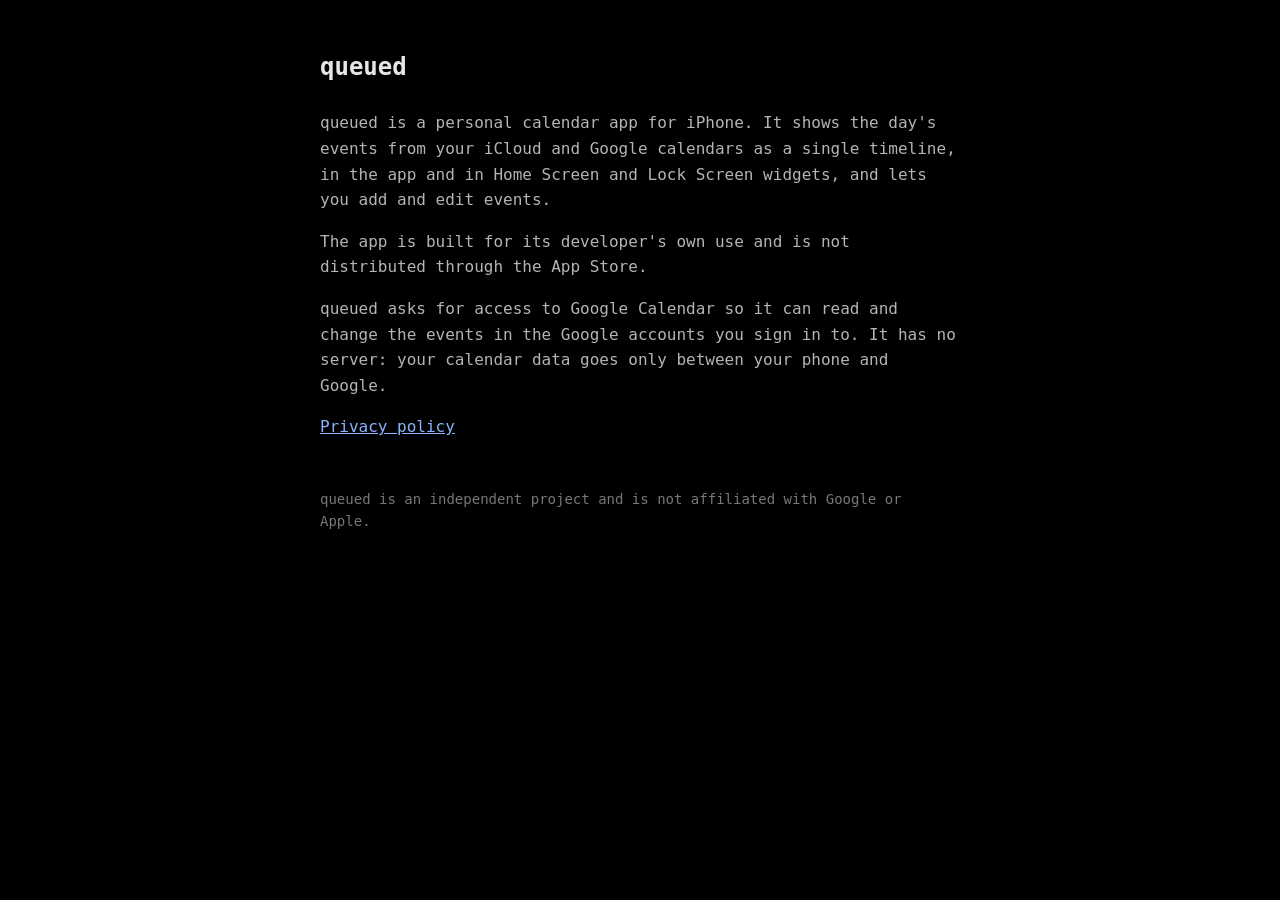
<file: index.html>
<!doctype html>
<html lang="en">
<head>
<meta charset="utf-8">
<meta name="viewport" content="width=device-width, initial-scale=1">
<title>queued</title>
<link rel="stylesheet" href="style.css">
</head>
<body>
<main>
<h1>queued</h1>
<p>queued is a personal calendar app for iPhone. It shows the day's events from your iCloud and Google calendars as a single timeline, in the app and in Home Screen and Lock Screen widgets, and lets you add and edit events.</p>
<p>The app is built for its developer's own use and is not distributed through the App Store.</p>
<p>queued asks for access to Google Calendar so it can read and change the events in the Google accounts you sign in to. It has no server: your calendar data goes only between your phone and Google.</p>
<p><a href="privacy">Privacy policy</a></p>
<footer>queued is an independent project and is not affiliated with Google or Apple.</footer>
</main>
</body>
</html>
</file>
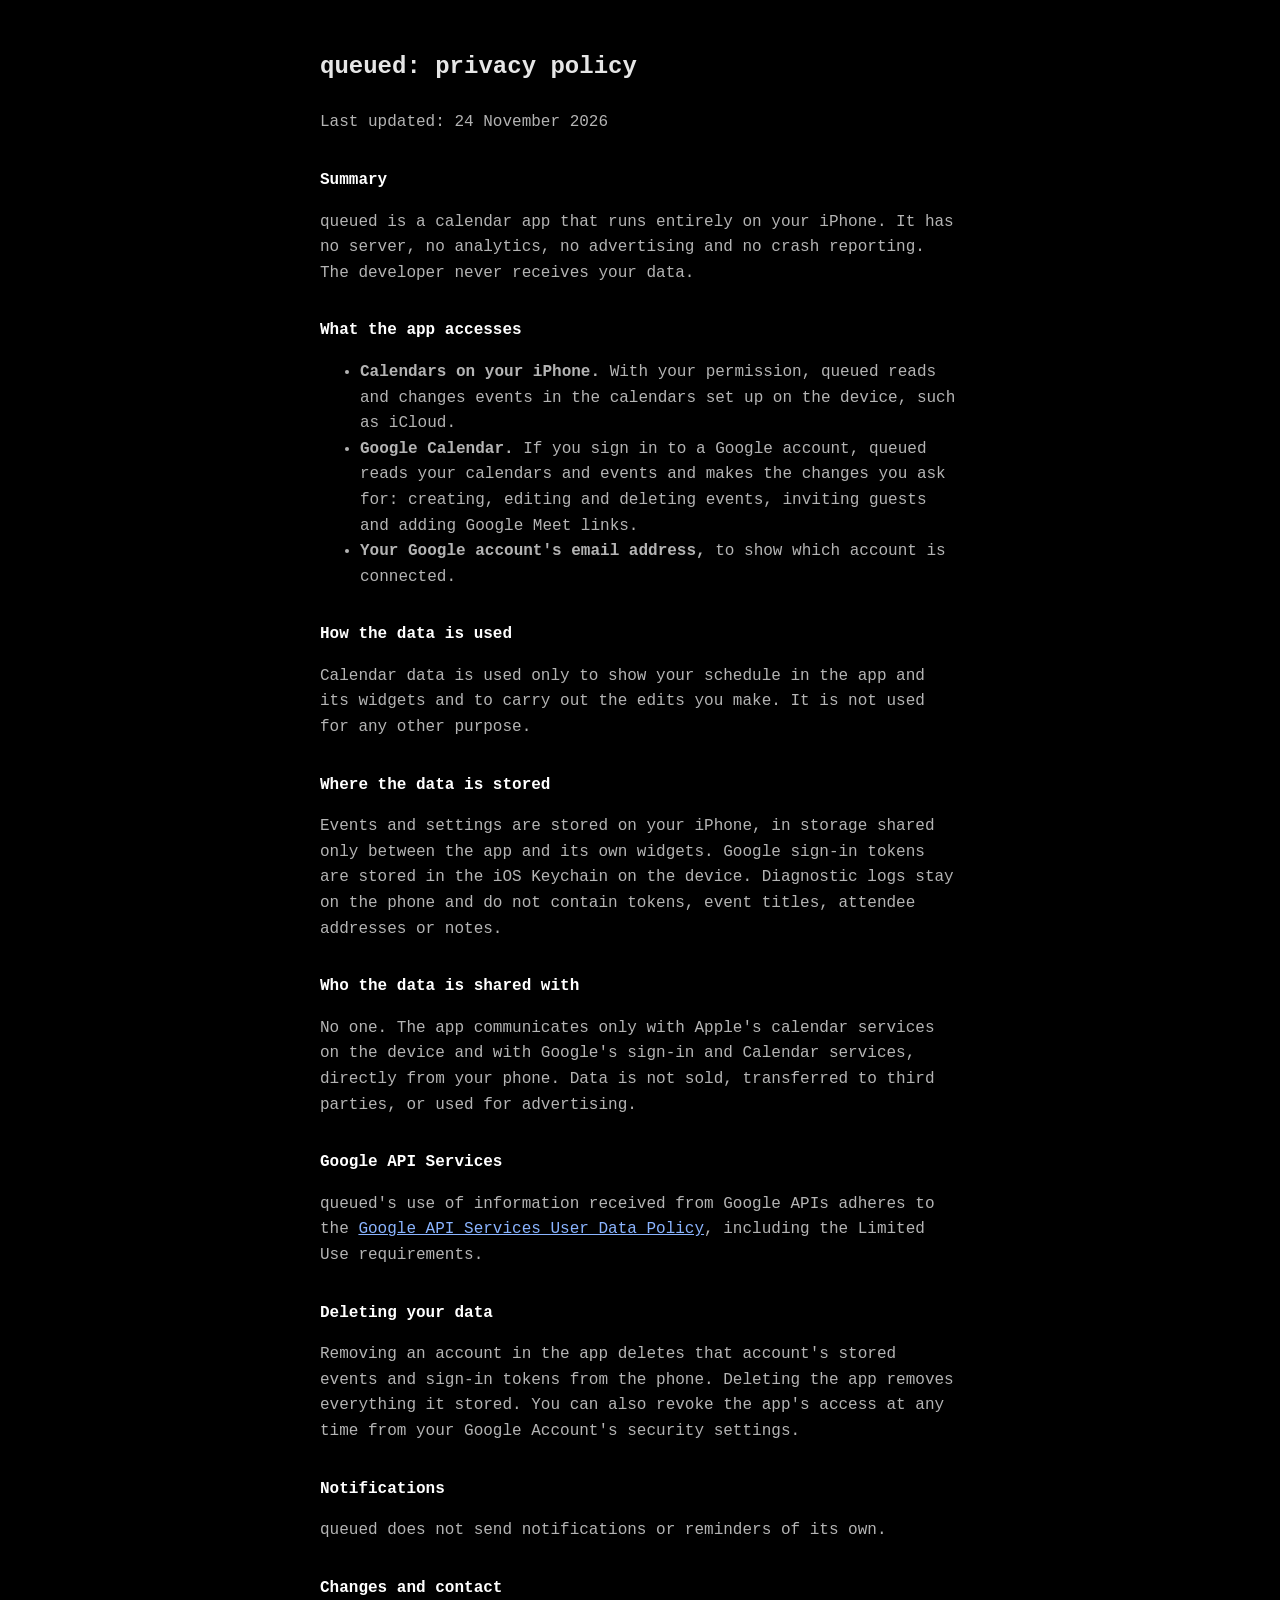
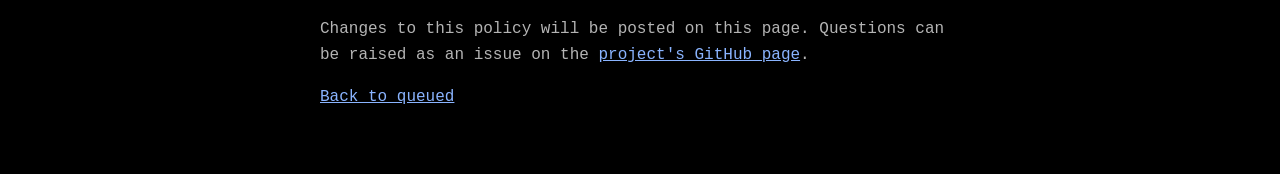
<file: privacy.html>
<!doctype html>
<html lang="en">
<head>
<meta charset="utf-8">
<meta name="viewport" content="width=device-width, initial-scale=1">
<title>queued: privacy policy</title>
<link rel="stylesheet" href="style.css">
</head>
<body>
<main>
<h1>queued: privacy policy</h1>
<p>Last updated: 24 November 2026</p>

<h2>Summary</h2>
<p>queued is a calendar app that runs entirely on your iPhone. It has no server, no analytics, no advertising and no crash reporting. The developer never receives your data.</p>

<h2>What the app accesses</h2>
<ul>
<li><strong>Calendars on your iPhone.</strong> With your permission, queued reads and changes events in the calendars set up on the device, such as iCloud.</li>
<li><strong>Google Calendar.</strong> If you sign in to a Google account, queued reads your calendars and events and makes the changes you ask for: creating, editing and deleting events, inviting guests and adding Google Meet links.</li>
<li><strong>Your Google account's email address,</strong> to show which account is connected.</li>
</ul>

<h2>How the data is used</h2>
<p>Calendar data is used only to show your schedule in the app and its widgets and to carry out the edits you make. It is not used for any other purpose.</p>

<h2>Where the data is stored</h2>
<p>Events and settings are stored on your iPhone, in storage shared only between the app and its own widgets. Google sign-in tokens are stored in the iOS Keychain on the device. Diagnostic logs stay on the phone and do not contain tokens, event titles, attendee addresses or notes.</p>

<h2>Who the data is shared with</h2>
<p>No one. The app communicates only with Apple's calendar services on the device and with Google's sign-in and Calendar services, directly from your phone. Data is not sold, transferred to third parties, or used for advertising.</p>

<h2>Google API Services</h2>
<p>queued's use of information received from Google APIs adheres to the <a href="https://developers.google.com/terms/api-services-user-data-policy">Google API Services User Data Policy</a>, including the Limited Use requirements.</p>

<h2>Deleting your data</h2>
<p>Removing an account in the app deletes that account's stored events and sign-in tokens from the phone. Deleting the app removes everything it stored. You can also revoke the app's access at any time from your Google Account's security settings.</p>

<h2>Notifications</h2>
<p>queued does not send notifications or reminders of its own.</p>

<h2>Changes and contact</h2>
<p>Changes to this policy will be posted on this page. Questions can be raised as an issue on the <a href="https://github.com/qwertyuasdfghjkl/queued/issues">project's GitHub page</a>.</p>

<p><a href="./">Back to queued</a></p>
</main>
</body>
</html>
</file>
<file: style.css>
:root { color-scheme: dark; }
body { background: #000; color: #e6e6e6; font: 16px/1.6 ui-monospace, Menlo, Consolas, monospace; margin: 0; padding: 48px 16px; }
main { max-width: 640px; margin: 0 auto; }
h1 { font-size: 24px; margin: 0 0 24px; }
h2 { font-size: 16px; margin: 32px 0 8px; color: #fff; }
p, li { color: #b4b4b4; }
a { color: #8ab4ff; }
footer { margin-top: 48px; color: #777; font-size: 14px; }
</file>
